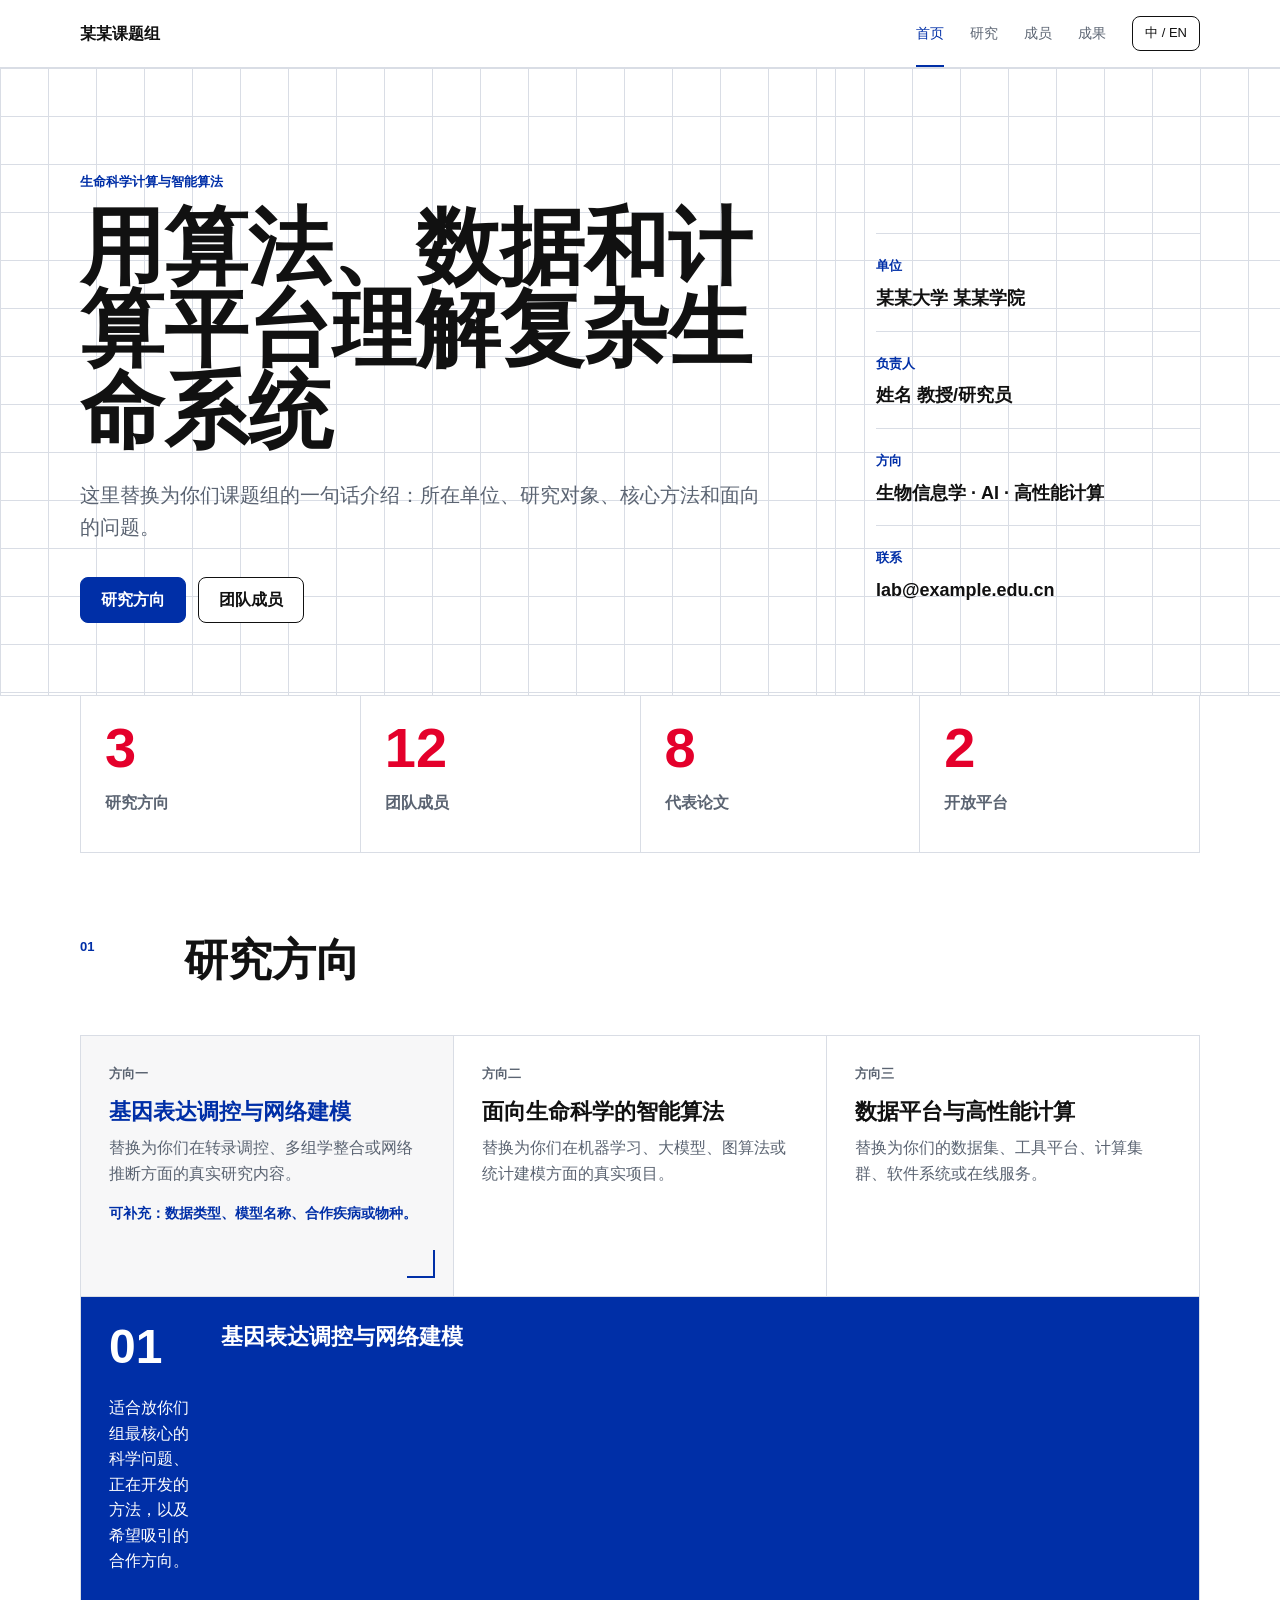
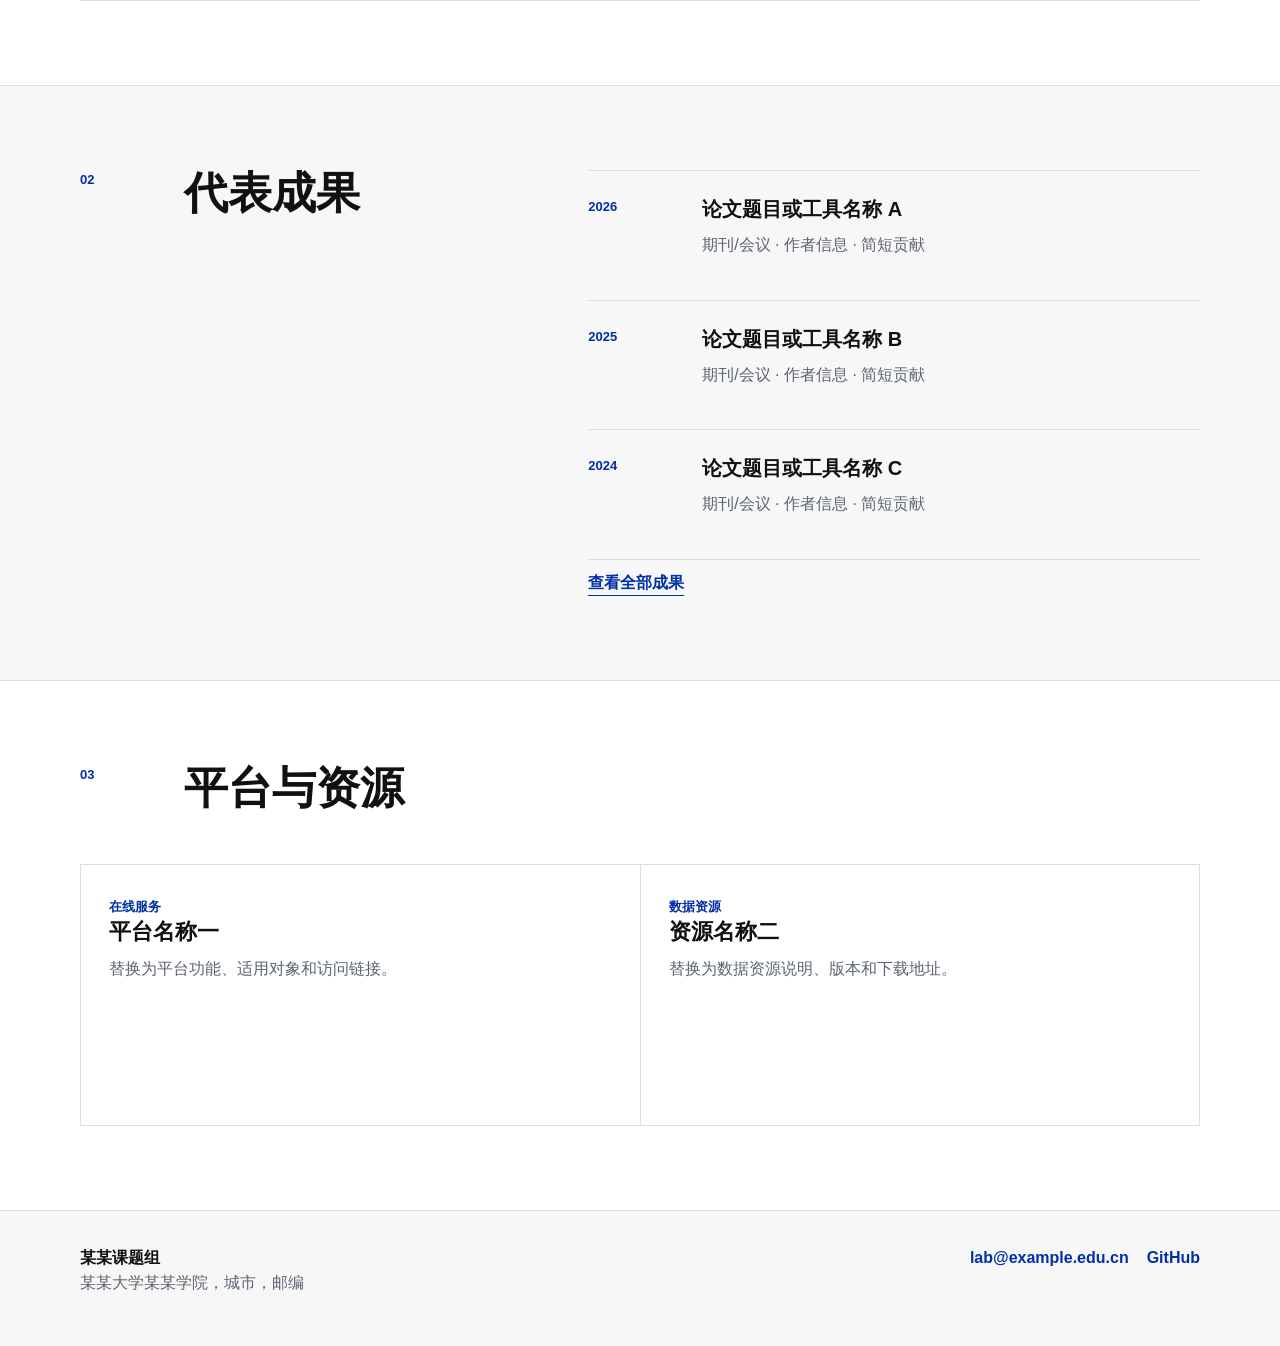
<file: index.html>
<!doctype html>
<html lang="zh-CN" class="lang-zh">
<head>
  <meta charset="utf-8">
  <meta name="viewport" content="width=device-width, initial-scale=1">
  <title>某某课题组 | Computational Life Science Group</title>
  <meta name="description" content="某某课题组官方网站。展示研究方向、团队成员、代表成果、平台工具与联系方式。">
  <meta name="keywords" content="课题组, 生物信息学, 高性能计算, 人工智能, 生命科学">
  <meta property="og:title" content="某某课题组">
  <meta property="og:description" content="面向生命科学问题的算法、数据与计算平台研究。">
  <meta property="og:type" content="website">
  <link rel="canonical" href="https://123yxf.github.io/group-academic-site/">
  <link rel="stylesheet" href="assets/css/site.css">
</head>
<body>
  <nav class="site-nav" id="siteNav" aria-label="主导航">
    <a class="brand" href="index.html"><span class="zh">某某课题组</span><span class="en">Your Lab</span></a>
    <button class="nav-toggle" id="navToggle" aria-label="打开导航" aria-expanded="false"><span></span><span></span><span></span></button>
    <div class="nav-panel" id="navPanel">
      <a class="active" href="index.html"><span class="zh">首页</span><span class="en">Home</span></a>
      <a href="research.html"><span class="zh">研究</span><span class="en">Research</span></a>
      <a href="people.html"><span class="zh">成员</span><span class="en">People</span></a>
      <a href="publications.html"><span class="zh">成果</span><span class="en">Publications</span></a>
      <button class="lang-button" id="langButton" type="button">中 / EN</button>
    </div>
  </nav>

  <main>
    <section class="hero grid-surface">
      <div class="container hero-layout">
        <div class="hero-copy">
          <p class="eyebrow"><span class="zh">生命科学计算与智能算法</span><span class="en">Computational Life Science and Intelligent Algorithms</span></p>
          <h1><span class="zh">用算法、数据和计算平台理解复杂生命系统</span><span class="en">Algorithms, data, and computing platforms for complex biological systems</span></h1>
          <p class="lead"><span class="zh">这里替换为你们课题组的一句话介绍：所在单位、研究对象、核心方法和面向的问题。</span><span class="en">Replace this with a one-sentence summary of your group: affiliation, research objects, core methods, and scientific questions.</span></p>
          <div class="hero-actions" aria-label="主要入口">
            <a class="button primary" href="research.html"><span class="zh">研究方向</span><span class="en">Research</span></a>
            <a class="button secondary" href="people.html"><span class="zh">团队成员</span><span class="en">People</span></a>
          </div>
        </div>
        <aside class="identity-panel" aria-label="课题组信息">
          <div class="identity-row"><span class="label"><span class="zh">单位</span><span class="en">Affiliation</span></span><strong><span class="zh">某某大学 某某学院</span><span class="en">School, University</span></strong></div>
          <div class="identity-row"><span class="label"><span class="zh">负责人</span><span class="en">PI</span></span><strong><span class="zh">姓名 教授/研究员</span><span class="en">Prof. Name</span></strong></div>
          <div class="identity-row"><span class="label"><span class="zh">方向</span><span class="en">Topics</span></span><strong><span class="zh">生物信息学 · AI · 高性能计算</span><span class="en">Bioinformatics · AI · HPC</span></strong></div>
          <div class="identity-row"><span class="label"><span class="zh">联系</span><span class="en">Contact</span></span><strong>lab@example.edu.cn</strong></div>
        </aside>
      </div>
    </section>

    <section class="metrics container" aria-label="课题组概览">
      <article><span class="metric-number">3</span><span class="metric-label"><span class="zh">研究方向</span><span class="en">Research areas</span></span></article>
      <article><span class="metric-number">12</span><span class="metric-label"><span class="zh">团队成员</span><span class="en">Team members</span></span></article>
      <article><span class="metric-number">8</span><span class="metric-label"><span class="zh">代表论文</span><span class="en">Selected papers</span></span></article>
      <article><span class="metric-number">2</span><span class="metric-label"><span class="zh">开放平台</span><span class="en">Open platforms</span></span></article>
    </section>

    <section class="section container">
      <div class="section-heading"><p class="section-index">01</p><h2><span class="zh">研究方向</span><span class="en">Research Areas</span></h2></div>
      <div class="feature-grid interactive-grid" id="researchGrid">
        <article class="feature-card is-active" tabindex="0" data-preview-zh="适合放你们组最核心的科学问题、正在开发的方法，以及希望吸引的合作方向。" data-preview-en="Use this for the group's central scientific question, active methods, and collaboration directions.">
          <p class="card-kicker"><span class="zh">方向一</span><span class="en">Area One</span></p>
          <h3><span class="zh">基因表达调控与网络建模</span><span class="en">Gene Regulation and Network Modeling</span></h3>
          <p><span class="zh">替换为你们在转录调控、多组学整合或网络推断方面的真实研究内容。</span><span class="en">Replace with your actual work in transcriptional regulation, multi-omics integration, or network inference.</span></p>
          <div class="hover-reveal"><span class="zh">可补充：数据类型、模型名称、合作疾病或物种。</span><span class="en">Add data types, model names, diseases, or species.</span></div>
        </article>
        <article class="feature-card" tabindex="0" data-preview-zh="适合放机器学习、大模型、图算法、统计模型的代表项目和可公开代码。" data-preview-en="Use this for machine learning, foundation model, graph algorithm, or statistical modeling projects.">
          <p class="card-kicker"><span class="zh">方向二</span><span class="en">Area Two</span></p>
          <h3><span class="zh">面向生命科学的智能算法</span><span class="en">Intelligent Algorithms for Life Science</span></h3>
          <p><span class="zh">替换为你们在机器学习、大模型、图算法或统计建模方面的真实项目。</span><span class="en">Replace with your actual projects in machine learning, foundation models, graph algorithms, or statistical modeling.</span></p>
          <div class="hover-reveal"><span class="zh">可补充：输入数据、预测任务、验证方式。</span><span class="en">Add inputs, prediction tasks, and validation plans.</span></div>
        </article>
        <article class="feature-card" tabindex="0" data-preview-zh="适合放数据库、在线工具、算力平台、工作流系统，以及访问入口。" data-preview-en="Use this for databases, web tools, computing platforms, workflow systems, and access links.">
          <p class="card-kicker"><span class="zh">方向三</span><span class="en">Area Three</span></p>
          <h3><span class="zh">数据平台与高性能计算</span><span class="en">Data Platforms and High-Performance Computing</span></h3>
          <p><span class="zh">替换为你们的数据集、工具平台、计算集群、软件系统或在线服务。</span><span class="en">Replace with your datasets, tools, computing clusters, software systems, or online services.</span></p>
          <div class="hover-reveal"><span class="zh">可补充：网址、版本、服务对象、维护状态。</span><span class="en">Add URL, version, users, and maintenance status.</span></div>
        </article>
        <aside class="research-preview" aria-live="polite">
          <span class="preview-index" id="previewIndex">01</span>
          <h3 id="previewTitle"><span class="zh">基因表达调控与网络建模</span><span class="en">Gene Regulation and Network Modeling</span></h3>
          <p id="previewText"><span class="zh">适合放你们组最核心的科学问题、正在开发的方法，以及希望吸引的合作方向。</span><span class="en">Use this for the group's central scientific question, active methods, and collaboration directions.</span></p>
        </aside>
      </div>
    </section>

    <section class="section band">
      <div class="container split">
        <div class="section-heading"><p class="section-index">02</p><h2><span class="zh">代表成果</span><span class="en">Selected Work</span></h2></div>
        <div class="list-panel">
          <article class="paper-row"><span class="paper-year">2026</span><div><h3><span class="zh">论文题目或工具名称 A</span><span class="en">Paper or Tool Title A</span></h3><p><span class="zh">期刊/会议 · 作者信息 · 简短贡献</span><span class="en">Journal/Conference · Authors · Short contribution</span></p><div class="paper-detail"><span class="zh">鼠标停留时显示：可写一句成果亮点、代码地址或数据链接。</span><span class="en">On hover: add one result highlight, code URL, or dataset link.</span></div></div></article>
          <article class="paper-row"><span class="paper-year">2025</span><div><h3><span class="zh">论文题目或工具名称 B</span><span class="en">Paper or Tool Title B</span></h3><p><span class="zh">期刊/会议 · 作者信息 · 简短贡献</span><span class="en">Journal/Conference · Authors · Short contribution</span></p><div class="paper-detail"><span class="zh">鼠标停留时显示：可写方法优势、应用场景或合作单位。</span><span class="en">On hover: add method strength, use case, or collaborators.</span></div></div></article>
          <article class="paper-row"><span class="paper-year">2024</span><div><h3><span class="zh">论文题目或工具名称 C</span><span class="en">Paper or Tool Title C</span></h3><p><span class="zh">期刊/会议 · 作者信息 · 简短贡献</span><span class="en">Journal/Conference · Authors · Short contribution</span></p><div class="paper-detail"><span class="zh">鼠标停留时显示：可写引用、奖项、新闻报道或项目主页。</span><span class="en">On hover: add citations, awards, coverage, or project homepage.</span></div></div></article>
          <a class="text-link" href="publications.html"><span class="zh">查看全部成果</span><span class="en">View all publications</span></a>
        </div>
      </div>
    </section>

    <section class="section container">
      <div class="section-heading"><p class="section-index">03</p><h2><span class="zh">平台与资源</span><span class="en">Platforms and Resources</span></h2></div>
      <div class="platform-grid">
        <a class="platform-card" href="#" aria-label="平台一"><span class="platform-status"><span class="zh">在线服务</span><span class="en">Online</span></span><h3><span class="zh">平台名称一</span><span class="en">Platform One</span></h3><p><span class="zh">替换为平台功能、适用对象和访问链接。</span><span class="en">Replace with platform function, target users, and access link.</span></p></a>
        <a class="platform-card" href="#" aria-label="平台二"><span class="platform-status"><span class="zh">数据资源</span><span class="en">Dataset</span></span><h3><span class="zh">资源名称二</span><span class="en">Resource Two</span></h3><p><span class="zh">替换为数据资源说明、版本和下载地址。</span><span class="en">Replace with dataset description, version, and download URL.</span></p></a>
      </div>
    </section>
  </main>

  <footer class="site-footer">
    <div class="container footer-layout">
      <div><strong><span class="zh">某某课题组</span><span class="en">Your Lab</span></strong><p><span class="zh">某某大学某某学院，城市，邮编</span><span class="en">School, University, City, Postcode</span></p></div>
      <div class="footer-links"><a href="mailto:lab@example.edu.cn">lab@example.edu.cn</a><a href="https://github.com/123yxf/group-academic-site">GitHub</a></div>
    </div>
  </footer>
  <script src="assets/js/site.js"></script>
</body>
</html>
</file>
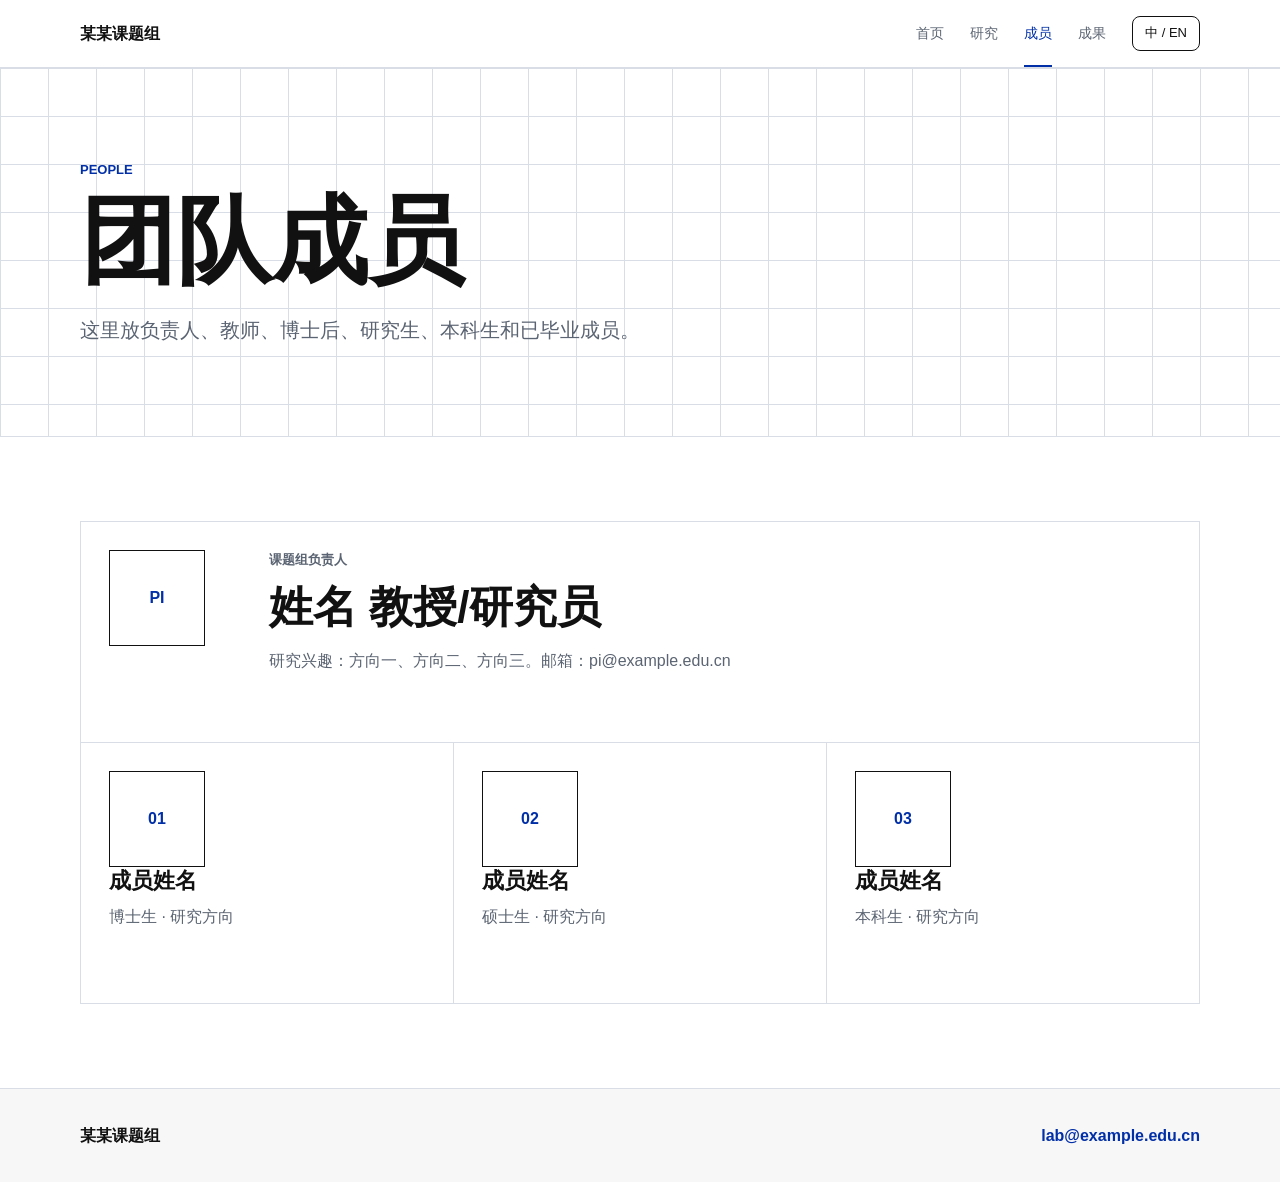
<file: people.html>
<!doctype html>
<html lang="zh-CN" class="lang-zh">
<head>
  <meta charset="utf-8">
  <meta name="viewport" content="width=device-width, initial-scale=1">
  <title>团队成员 | 某某课题组</title>
  <meta name="description" content="某某课题组团队成员与联系方式。">
  <link rel="stylesheet" href="assets/css/site.css">
</head>
<body>
  <nav class="site-nav" id="siteNav" aria-label="主导航">
    <a class="brand" href="index.html"><span class="zh">某某课题组</span><span class="en">Your Lab</span></a>
    <button class="nav-toggle" id="navToggle" aria-label="打开导航" aria-expanded="false"><span></span><span></span><span></span></button>
    <div class="nav-panel" id="navPanel">
      <a href="index.html"><span class="zh">首页</span><span class="en">Home</span></a>
      <a href="research.html"><span class="zh">研究</span><span class="en">Research</span></a>
      <a class="active" href="people.html"><span class="zh">成员</span><span class="en">People</span></a>
      <a href="publications.html"><span class="zh">成果</span><span class="en">Publications</span></a>
      <button class="lang-button" id="langButton" type="button">中 / EN</button>
    </div>
  </nav>
  <main>
    <header class="page-header grid-surface"><div class="container"><p class="eyebrow">People</p><h1><span class="zh">团队成员</span><span class="en">Team Members</span></h1><p class="lead"><span class="zh">这里放负责人、教师、博士后、研究生、本科生和已毕业成员。</span><span class="en">List the PI, faculty, postdocs, graduate students, undergraduate students, and alumni.</span></p></div></header>
    <section class="section container">
      <div class="people-grid">
        <article class="person-card principal"><div class="avatar-placeholder">PI</div><div><p class="card-kicker"><span class="zh">课题组负责人</span><span class="en">Principal Investigator</span></p><h2><span class="zh">姓名 教授/研究员</span><span class="en">Prof. Name</span></h2><p><span class="zh">研究兴趣：方向一、方向二、方向三。邮箱：pi@example.edu.cn</span><span class="en">Interests: area one, area two, area three. Email: pi@example.edu.cn</span></p></div></article>
        <article class="person-card"><div class="avatar-placeholder">01</div><h3><span class="zh">成员姓名</span><span class="en">Member Name</span></h3><p><span class="zh">博士生 · 研究方向</span><span class="en">Ph.D. student · Research topic</span></p></article>
        <article class="person-card"><div class="avatar-placeholder">02</div><h3><span class="zh">成员姓名</span><span class="en">Member Name</span></h3><p><span class="zh">硕士生 · 研究方向</span><span class="en">M.Sc. student · Research topic</span></p></article>
        <article class="person-card"><div class="avatar-placeholder">03</div><h3><span class="zh">成员姓名</span><span class="en">Member Name</span></h3><p><span class="zh">本科生 · 研究方向</span><span class="en">Undergraduate · Research topic</span></p></article>
      </div>
    </section>
  </main>
  <footer class="site-footer"><div class="container footer-layout"><strong><span class="zh">某某课题组</span><span class="en">Your Lab</span></strong><div class="footer-links"><a href="mailto:lab@example.edu.cn">lab@example.edu.cn</a></div></div></footer>
  <script src="assets/js/site.js"></script>
</body>
</html>
</file>
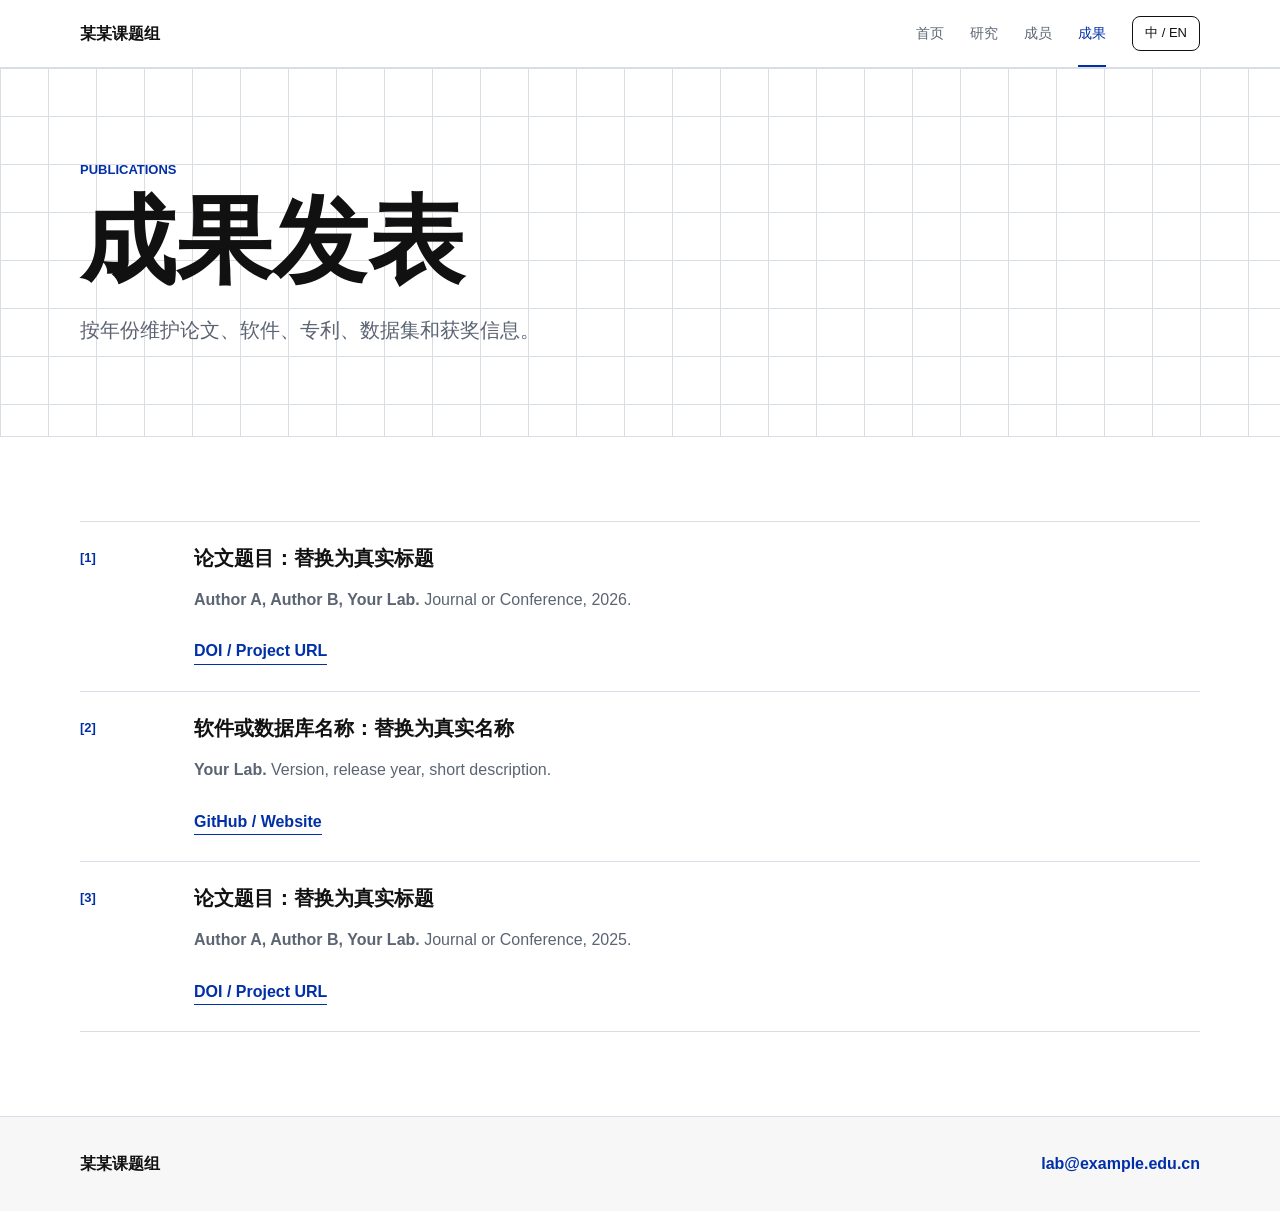
<file: publications.html>
<!doctype html>
<html lang="zh-CN" class="lang-zh">
<head>
  <meta charset="utf-8">
  <meta name="viewport" content="width=device-width, initial-scale=1">
  <title>成果发表 | 某某课题组</title>
  <meta name="description" content="某某课题组代表论文、软件、平台与数据资源。">
  <link rel="stylesheet" href="assets/css/site.css">
</head>
<body>
  <nav class="site-nav" id="siteNav" aria-label="主导航">
    <a class="brand" href="index.html"><span class="zh">某某课题组</span><span class="en">Your Lab</span></a>
    <button class="nav-toggle" id="navToggle" aria-label="打开导航" aria-expanded="false"><span></span><span></span><span></span></button>
    <div class="nav-panel" id="navPanel">
      <a href="index.html"><span class="zh">首页</span><span class="en">Home</span></a>
      <a href="research.html"><span class="zh">研究</span><span class="en">Research</span></a>
      <a href="people.html"><span class="zh">成员</span><span class="en">People</span></a>
      <a class="active" href="publications.html"><span class="zh">成果</span><span class="en">Publications</span></a>
      <button class="lang-button" id="langButton" type="button">中 / EN</button>
    </div>
  </nav>
  <main>
    <header class="page-header grid-surface"><div class="container"><p class="eyebrow">Publications</p><h1><span class="zh">成果发表</span><span class="en">Publications and Outputs</span></h1><p class="lead"><span class="zh">按年份维护论文、软件、专利、数据集和获奖信息。</span><span class="en">Maintain papers, software, patents, datasets, and awards by year.</span></p></div></header>
    <section class="section container">
      <div class="publication-list">
        <article class="publication-item"><span class="pub-index">[1]</span><div><h2><span class="zh">论文题目：替换为真实标题</span><span class="en">Paper Title: Replace with the real title</span></h2><p><strong>Author A, Author B, Your Lab.</strong> Journal or Conference, 2026.</p><a class="text-link" href="#">DOI / Project URL</a></div></article>
        <article class="publication-item"><span class="pub-index">[2]</span><div><h2><span class="zh">软件或数据库名称：替换为真实名称</span><span class="en">Software or Database Name: Replace with the real name</span></h2><p><strong>Your Lab.</strong> Version, release year, short description.</p><a class="text-link" href="#">GitHub / Website</a></div></article>
        <article class="publication-item"><span class="pub-index">[3]</span><div><h2><span class="zh">论文题目：替换为真实标题</span><span class="en">Paper Title: Replace with the real title</span></h2><p><strong>Author A, Author B, Your Lab.</strong> Journal or Conference, 2025.</p><a class="text-link" href="#">DOI / Project URL</a></div></article>
      </div>
    </section>
  </main>
  <footer class="site-footer"><div class="container footer-layout"><strong><span class="zh">某某课题组</span><span class="en">Your Lab</span></strong><div class="footer-links"><a href="mailto:lab@example.edu.cn">lab@example.edu.cn</a></div></div></footer>
  <script src="assets/js/site.js"></script>
</body>
</html>
</file>
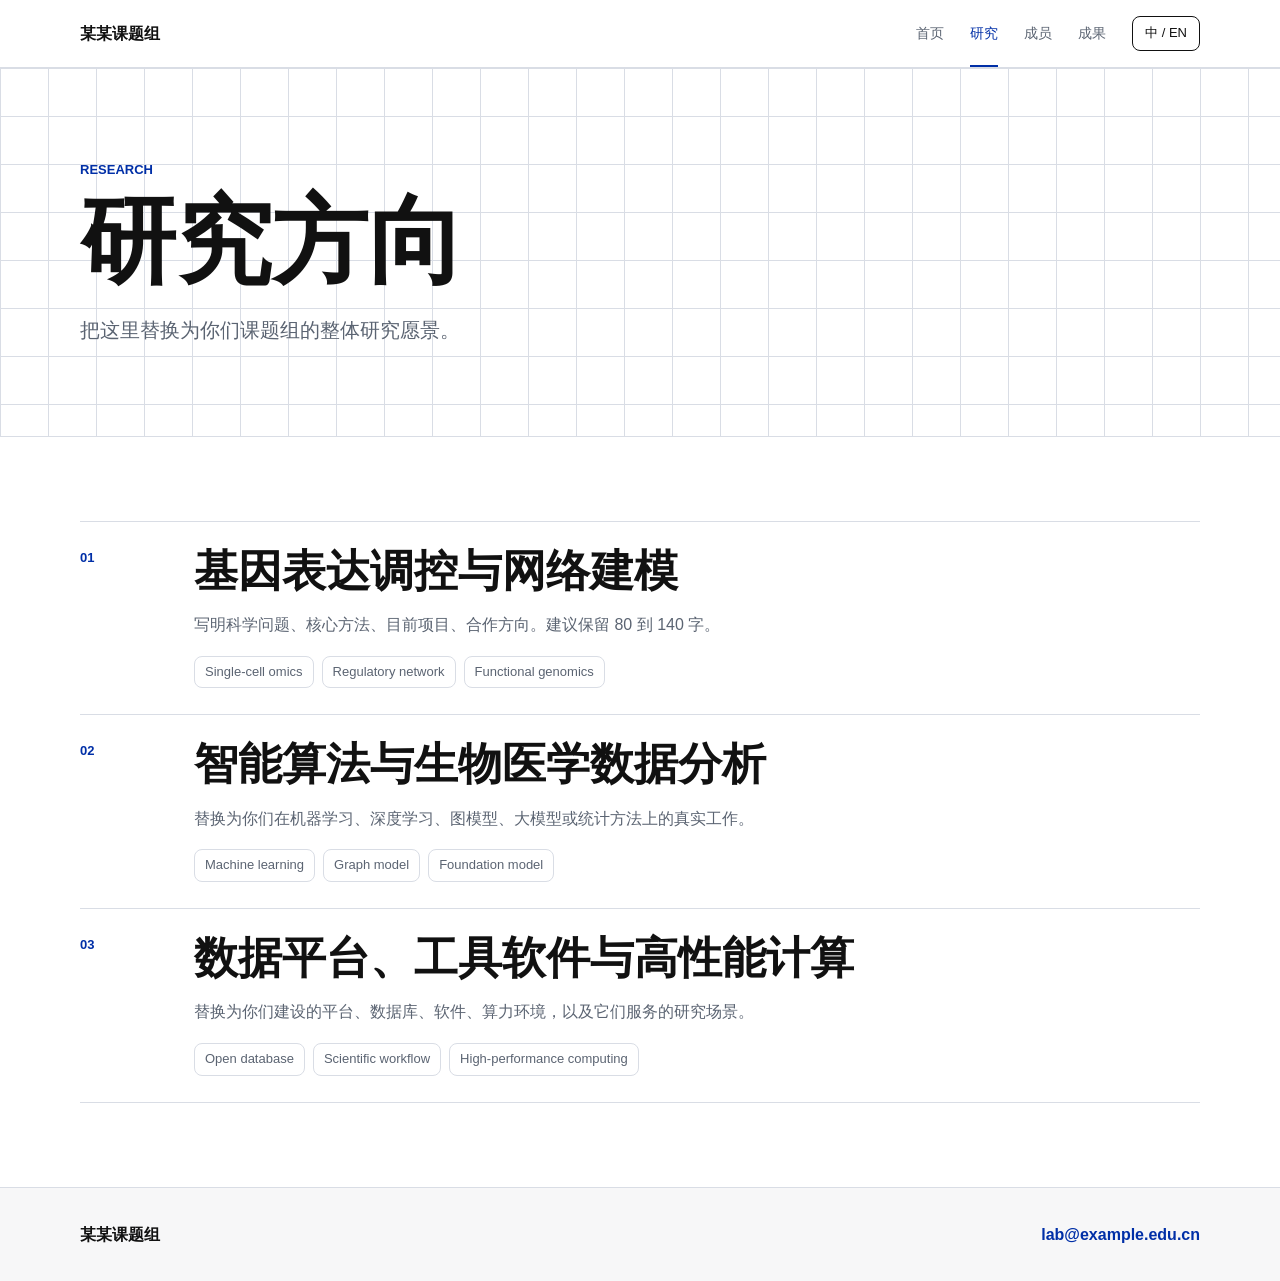
<file: research.html>
<!doctype html>
<html lang="zh-CN" class="lang-zh">
<head>
  <meta charset="utf-8">
  <meta name="viewport" content="width=device-width, initial-scale=1">
  <title>研究方向 | 某某课题组</title>
  <meta name="description" content="某某课题组研究方向：生物信息学、智能算法、数据平台与高性能计算。">
  <link rel="stylesheet" href="assets/css/site.css">
</head>
<body>
  <nav class="site-nav" id="siteNav" aria-label="主导航">
    <a class="brand" href="index.html"><span class="zh">某某课题组</span><span class="en">Your Lab</span></a>
    <button class="nav-toggle" id="navToggle" aria-label="打开导航" aria-expanded="false"><span></span><span></span><span></span></button>
    <div class="nav-panel" id="navPanel">
      <a href="index.html"><span class="zh">首页</span><span class="en">Home</span></a>
      <a class="active" href="research.html"><span class="zh">研究</span><span class="en">Research</span></a>
      <a href="people.html"><span class="zh">成员</span><span class="en">People</span></a>
      <a href="publications.html"><span class="zh">成果</span><span class="en">Publications</span></a>
      <button class="lang-button" id="langButton" type="button">中 / EN</button>
    </div>
  </nav>
  <main>
    <header class="page-header grid-surface"><div class="container"><p class="eyebrow">Research</p><h1><span class="zh">研究方向</span><span class="en">Research Areas</span></h1><p class="lead"><span class="zh">把这里替换为你们课题组的整体研究愿景。</span><span class="en">Replace this with the group's research vision.</span></p></div></header>
    <section class="section container">
      <div class="research-stack">
        <article class="research-block"><span class="block-number">01</span><div><h2><span class="zh">基因表达调控与网络建模</span><span class="en">Gene Regulation and Network Modeling</span></h2><p><span class="zh">写明科学问题、核心方法、目前项目、合作方向。建议保留 80 到 140 字。</span><span class="en">Describe scientific questions, methods, current projects, and collaboration directions in 80 to 140 words.</span></p><ul class="tag-list"><li>Single-cell omics</li><li>Regulatory network</li><li>Functional genomics</li></ul></div></article>
        <article class="research-block"><span class="block-number">02</span><div><h2><span class="zh">智能算法与生物医学数据分析</span><span class="en">Intelligent Algorithms and Biomedical Data Analysis</span></h2><p><span class="zh">替换为你们在机器学习、深度学习、图模型、大模型或统计方法上的真实工作。</span><span class="en">Replace with your actual work in machine learning, deep learning, graph models, foundation models, or statistics.</span></p><ul class="tag-list"><li>Machine learning</li><li>Graph model</li><li>Foundation model</li></ul></div></article>
        <article class="research-block"><span class="block-number">03</span><div><h2><span class="zh">数据平台、工具软件与高性能计算</span><span class="en">Data Platforms, Software Tools, and HPC</span></h2><p><span class="zh">替换为你们建设的平台、数据库、软件、算力环境，以及它们服务的研究场景。</span><span class="en">Replace with your platforms, databases, software, computing environment, and supported research scenarios.</span></p><ul class="tag-list"><li>Open database</li><li>Scientific workflow</li><li>High-performance computing</li></ul></div></article>
      </div>
    </section>
  </main>
  <footer class="site-footer"><div class="container footer-layout"><strong><span class="zh">某某课题组</span><span class="en">Your Lab</span></strong><div class="footer-links"><a href="mailto:lab@example.edu.cn">lab@example.edu.cn</a></div></div></footer>
  <script src="assets/js/site.js"></script>
</body>
</html>
</file>
<file: assets/css/site.css>
:root {
  --surface: #FFFFFF;
  --surface-soft: #F7F7F8;
  --ink: #111111;
  --muted: #5B6472;
  --line: #D9DDE5;
  --accent: #002FA7;
  --accent-strong: #E4002B;
  --max: 1120px;
  --radius: 8px;
  --font: "Helvetica Neue", Helvetica, Arial, "PingFang SC", "Microsoft YaHei", sans-serif;
}

*,
*::before,
*::after {
  box-sizing: border-box;
}

html {
  scroll-behavior: smooth;
}

body {
  margin: 0;
  min-height: 100vh;
  color: var(--ink);
  background: var(--surface);
  font-family: var(--font);
  font-size: 16px;
  line-height: 1.6;
}

body::before,
body::after {
  content: "";
  position: fixed;
  z-index: 50;
  pointer-events: none;
  opacity: 0;
  transition: opacity 160ms ease;
}

body::before {
  top: 0;
  left: var(--cursor-x, -100px);
  width: 1px;
  height: 100vh;
  background: var(--accent);
}

body::after {
  top: var(--cursor-y, -100px);
  left: 0;
  width: 100vw;
  height: 1px;
  background: var(--accent-strong);
}

body.pointer-active::before,
body.pointer-active::after {
  opacity: 0.35;
}

a {
  color: inherit;
  text-decoration: none;
}

.lang-zh .en,
.lang-en .zh {
  display: none !important;
}

.container {
  width: min(100% - 40px, var(--max));
  margin: 0 auto;
}

.grid-surface {
  background-color: var(--surface);
  background-image:
    linear-gradient(var(--line) 1px, transparent 1px),
    linear-gradient(90deg, var(--line) 1px, transparent 1px);
  background-size: 48px 48px;
}

.site-nav {
  position: sticky;
  top: 0;
  z-index: 20;
  display: flex;
  align-items: center;
  justify-content: space-between;
  min-height: 68px;
  padding: 0 max(20px, calc((100vw - var(--max)) / 2));
  background: rgba(255, 255, 255, 0.92);
  border-bottom: 1px solid var(--line);
  backdrop-filter: blur(14px);
}

.brand {
  font-weight: 800;
  letter-spacing: 0;
}

.nav-panel {
  display: flex;
  align-items: center;
  gap: 26px;
  font-size: 14px;
}

.nav-panel a {
  color: var(--muted);
  border-bottom: 2px solid transparent;
  padding: 22px 0 20px;
}

.nav-panel a:hover,
.nav-panel a.active {
  color: var(--accent);
  border-bottom-color: var(--accent);
}

.lang-button,
.button {
  font: inherit;
  border: 1px solid var(--ink);
  border-radius: var(--radius);
  background: var(--surface);
  color: var(--ink);
  cursor: pointer;
}

.lang-button {
  padding: 6px 12px;
  font-size: 13px;
}

.nav-toggle {
  display: none;
  width: 42px;
  height: 42px;
  padding: 10px;
  border: 1px solid var(--line);
  border-radius: var(--radius);
  background: var(--surface);
}

.nav-toggle span {
  display: block;
  width: 100%;
  height: 2px;
  margin: 5px 0;
  background: var(--ink);
}

.hero {
  border-bottom: 1px solid var(--line);
}

.hero-layout {
  display: grid;
  grid-template-columns: minmax(0, 1.35fr) minmax(280px, 0.65fr);
  min-height: 620px;
}

.hero-copy {
  padding: 104px 56px 72px 0;
  border-right: 1px solid var(--line);
}

.eyebrow,
.card-kicker,
.section-index,
.label,
.platform-status,
.block-number,
.paper-year,
.pub-index {
  color: var(--accent);
  font-size: 13px;
  font-weight: 800;
  letter-spacing: 0;
  text-transform: uppercase;
}

h1,
h2,
h3,
p {
  margin-top: 0;
}

h1 {
  max-width: 860px;
  margin-bottom: 26px;
  font-size: clamp(42px, 7vw, 84px);
  line-height: 0.98;
  letter-spacing: 0;
}

h2 {
  margin-bottom: 18px;
  font-size: clamp(28px, 4vw, 44px);
  line-height: 1.05;
  letter-spacing: 0;
}

h3 {
  margin-bottom: 10px;
  font-size: 22px;
  line-height: 1.25;
}

.lead {
  max-width: 720px;
  color: var(--muted);
  font-size: 20px;
}

.hero-actions {
  display: flex;
  flex-wrap: wrap;
  gap: 12px;
  margin-top: 34px;
}

.button {
  display: inline-flex;
  align-items: center;
  justify-content: center;
  min-height: 46px;
  padding: 0 20px;
  font-weight: 700;
}

.button.primary {
  background: var(--accent);
  border-color: var(--accent);
  color: var(--surface);
}

.button.secondary:hover,
.lang-button:hover {
  border-color: var(--accent);
  color: var(--accent);
}

.identity-panel {
  align-self: end;
  padding: 40px 0 72px 40px;
}

.identity-row {
  border-top: 1px solid var(--line);
  padding: 18px 0;
}

.identity-row strong {
  display: block;
  margin-top: 6px;
  font-size: 18px;
}

.metrics {
  display: grid;
  grid-template-columns: repeat(4, 1fr);
  border-left: 1px solid var(--line);
  border-bottom: 1px solid var(--line);
}

.metrics article {
  min-height: 156px;
  padding: 24px;
  border-right: 1px solid var(--line);
}

.metric-number {
  display: block;
  color: var(--accent-strong);
  font-size: 56px;
  font-weight: 800;
  line-height: 1;
}

.metric-label {
  display: block;
  margin-top: 14px;
  color: var(--muted);
  font-weight: 700;
}

.section {
  padding: 84px 0;
}

.section-heading {
  display: grid;
  grid-template-columns: 80px minmax(0, 1fr);
  gap: 24px;
  align-items: start;
  margin-bottom: 34px;
}

.feature-grid,
.platform-grid,
.people-grid {
  display: grid;
  grid-template-columns: repeat(3, 1fr);
  gap: 1px;
  background: var(--line);
  border: 1px solid var(--line);
}

.feature-card,
.platform-card,
.person-card {
  position: relative;
  min-height: 260px;
  padding: 28px;
  background: var(--surface);
}

.feature-card,
.platform-card,
.paper-row,
.metrics article,
.identity-row {
  transition: background-color 180ms ease, color 180ms ease, transform 180ms ease, border-color 180ms ease;
}

.metrics article:hover,
.identity-row:hover {
  background: var(--surface-soft);
}

.interactive-grid {
  grid-template-columns: repeat(3, 1fr);
}

.feature-card {
  outline: 0;
  overflow: hidden;
  cursor: default;
}

.feature-card::after,
.platform-card::after {
  content: "";
  position: absolute;
  right: 18px;
  bottom: 18px;
  width: 28px;
  height: 28px;
  border-right: 2px solid var(--accent);
  border-bottom: 2px solid var(--accent);
  opacity: 0;
  transform: translate(-8px, -8px);
  transition: opacity 180ms ease, transform 180ms ease;
}

.feature-card:hover,
.feature-card:focus-visible,
.feature-card.is-active,
.platform-card:hover,
.platform-card:focus-visible {
  background: var(--surface-soft);
}

.feature-card:hover::after,
.feature-card:focus-visible::after,
.feature-card.is-active::after,
.platform-card:hover::after,
.platform-card:focus-visible::after {
  opacity: 1;
  transform: translate(0, 0);
}

.feature-card h3,
.platform-card h3,
.paper-row h3 {
  transition: color 180ms ease;
}

.feature-card:hover h3,
.feature-card:focus-visible h3,
.feature-card.is-active h3 {
  color: var(--accent);
}

.hover-reveal,
.paper-detail {
  display: grid;
  grid-template-rows: 0fr;
  color: var(--accent);
  font-size: 14px;
  font-weight: 700;
  opacity: 0;
  transition: grid-template-rows 220ms ease, opacity 180ms ease, margin-top 180ms ease;
}

.hover-reveal > span,
.paper-detail > span {
  overflow: hidden;
}

.feature-card:hover .hover-reveal,
.feature-card:focus-visible .hover-reveal,
.feature-card.is-active .hover-reveal,
.paper-row:hover .paper-detail,
.paper-row:focus-within .paper-detail {
  grid-template-rows: 1fr;
  margin-top: 16px;
  opacity: 1;
}

.research-preview {
  grid-column: 1 / -1;
  display: grid;
  grid-template-columns: 88px minmax(0, 1fr);
  gap: 24px;
  min-height: 144px;
  padding: 26px 28px;
  background: var(--accent);
  color: var(--surface);
}

.research-preview h3 {
  margin-bottom: 8px;
  color: var(--surface);
}

.research-preview p {
  max-width: 760px;
  margin-bottom: 0;
  color: var(--surface);
}

.preview-index {
  color: var(--surface);
  font-size: 48px;
  font-weight: 800;
  line-height: 1;
}

.feature-card p,
.platform-card p,
.person-card p,
.research-block p,
.publication-item p,
.paper-row p,
.site-footer p {
  color: var(--muted);
}

.band {
  background: var(--surface-soft);
  border-top: 1px solid var(--line);
  border-bottom: 1px solid var(--line);
}

.split {
  display: grid;
  grid-template-columns: 0.85fr 1.15fr;
  gap: 56px;
}

.list-panel {
  border-top: 1px solid var(--line);
}

.paper-row,
.publication-item,
.research-block {
  display: grid;
  grid-template-columns: 88px minmax(0, 1fr);
  gap: 26px;
  padding: 26px 0;
  border-bottom: 1px solid var(--line);
}

.paper-row:hover,
.paper-row:focus-within {
  background: var(--surface);
  transform: translateX(10px);
}

.paper-row:hover h3,
.paper-row:focus-within h3 {
  color: var(--accent);
}

.paper-row h3,
.publication-item h2 {
  font-size: 20px;
}

.text-link {
  display: inline-block;
  margin-top: 10px;
  color: var(--accent);
  font-weight: 800;
  border-bottom: 1px solid currentColor;
}

.platform-grid {
  grid-template-columns: repeat(2, 1fr);
}

.platform-card:hover h3,
.text-link:hover {
  color: var(--accent-strong);
}

.page-header {
  padding: 92px 0 70px;
  border-bottom: 1px solid var(--line);
}

.page-header h1 {
  font-size: clamp(48px, 8vw, 96px);
}

.research-stack {
  border-top: 1px solid var(--line);
}

.tag-list {
  display: flex;
  flex-wrap: wrap;
  gap: 8px;
  padding: 0;
  margin: 18px 0 0;
  list-style: none;
}

.tag-list li {
  padding: 5px 10px;
  border: 1px solid var(--line);
  border-radius: var(--radius);
  color: var(--muted);
  font-size: 13px;
}

.people-grid {
  grid-template-columns: repeat(3, 1fr);
}

.person-card.principal {
  grid-column: 1 / -1;
  display: grid;
  grid-template-columns: 160px minmax(0, 1fr);
  min-height: 220px;
}

.avatar-placeholder {
  display: grid;
  width: 96px;
  height: 96px;
  place-items: center;
  border: 1px solid var(--ink);
  color: var(--accent);
  font-weight: 800;
}

.publication-list {
  border-top: 1px solid var(--line);
}

.site-footer {
  border-top: 1px solid var(--line);
  padding: 34px 0;
  background: var(--surface-soft);
}

.footer-layout {
  display: flex;
  align-items: flex-start;
  justify-content: space-between;
  gap: 24px;
}

.footer-links {
  display: flex;
  flex-wrap: wrap;
  gap: 18px;
}

.footer-links a {
  color: var(--accent);
  font-weight: 700;
}

@media (max-width: 860px) {
  .site-nav {
    min-height: 60px;
  }

  .nav-toggle {
    display: block;
  }

  .nav-panel {
    position: absolute;
    top: 60px;
    right: 20px;
    left: 20px;
    display: none;
    flex-direction: column;
    align-items: stretch;
    gap: 0;
    background: var(--surface);
    border: 1px solid var(--line);
  }

  .nav-panel.open {
    display: flex;
  }

  .nav-panel a,
  .nav-panel .lang-button {
    padding: 14px 16px;
    border: 0;
    border-bottom: 1px solid var(--line);
    border-radius: 0;
    text-align: left;
  }

  .hero-layout,
  .split,
  .section-heading,
  .paper-row,
  .publication-item,
  .research-block,
  .person-card.principal {
    grid-template-columns: 1fr;
  }

  .hero-layout {
    min-height: auto;
  }

  .hero-copy {
    padding: 72px 0 36px;
    border-right: 0;
  }

  .identity-panel {
    padding: 0 0 44px;
  }

  .metrics,
  .feature-grid,
  .platform-grid,
  .people-grid {
    grid-template-columns: 1fr;
  }

  .metrics {
    border-top: 1px solid var(--line);
  }

  .metrics article {
    min-height: 120px;
  }

  .section {
    padding: 58px 0;
  }

  .container {
    width: min(100% - 28px, var(--max));
  }

  h1 {
    font-size: 44px;
  }

  .research-preview,
  .interactive-grid {
    grid-template-columns: 1fr;
  }

  .preview-index {
    font-size: 34px;
  }

  body::before,
  body::after {
    display: none;
  }
}
</file>
